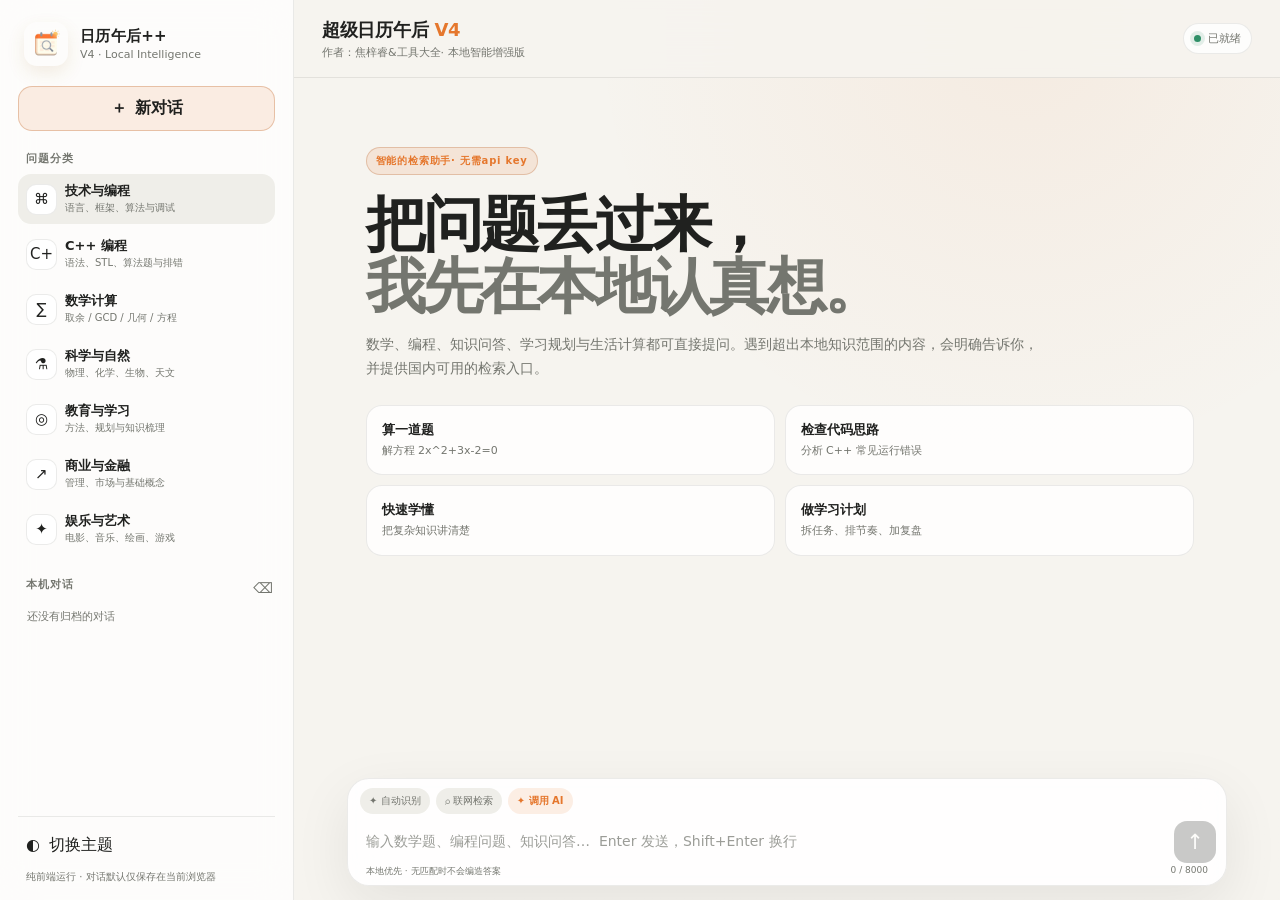
<file: index.html>
<!doctype html>
<html lang="zh-CN">
<head>
  <meta charset="UTF-8" />
  <meta name="viewport" content="width=device-width, initial-scale=1, viewport-fit=cover, interactive-widget=resizes-content" />
  <meta name="theme-color" content="#f6f4ef" />
  <meta name="description" content="超级日历午后 V4：纯前端、本地优先的智能问答助手。" />
  <title>超级日历午后 V4</title>
  <link rel="icon" href="./assets/logo.png" type="image/png" />
  <link rel="manifest" href="./manifest.webmanifest" />
  <link rel="stylesheet" href="./styles.css" />
</head>
<body>
  <div class="stage" id="app">
    <aside class="rail" id="sidebar" aria-label="导航与分类">
      <div class="brand-strip">
        <img class="brand-mark" src="./assets/logo.png" alt="超级日历午后图标" />
        <div>
          <div class="brand-title">日历午后++</div>
          <div class="brand-sub">V4 · Local Intelligence</div>
        </div>
      </div>

      <button class="fresh-chat" id="newChatBtn" type="button">
        <span aria-hidden="true">＋</span>
        <span>新对话</span>
      </button>

      <section class="rail-block">
        <div class="block-title">问题分类</div>
        <nav class="topic-grid" id="categoryList"></nav>
      </section>

      <section class="rail-block archive-block">
        <div class="block-head">
          <div class="block-title">本机对话</div>
          <button class="glyph-btn is-compact" id="clearHistoryBtn" title="清空历史" aria-label="清空历史">⌫</button>
        </div>
        <div class="archive-list" id="historyList"></div>
      </section>

      <div class="rail-foot">
        <button class="pref-row" id="themeBtn" type="button">
          <span>◐</span>
          <span>切换主题</span>
        </button>
        <div class="privacy-hint">纯前端运行 · 对话默认仅保存在当前浏览器</div>
      </div>
    </aside>

    <main class="main-shell">
      <header class="top-rail">
        <div class="top-left">
          <button class="glyph-btn phone-only" id="menuBtn" aria-label="打开分类菜单">☰</button>
          <div>
            <div class="page-heading">超级日历午后 <span class="heading-accent">V4</span></div>
            <div class="author-note">作者：焦梓睿&工具大全· 本地智能增强版</div>
          </div>
        </div>
        <div class="status-chip" title="无需 Key，本地规则与知识引擎已加载">
          <span class="status-led"></span>
          <span id="statusText">已就绪</span>
        </div>
      </header>

      <section class="stream-scroll" id="chatScroll" aria-live="polite">
        <div class="stream-inner" id="chatContent">
          <section class="splash" id="hero">
            <div class="splash-tag">智能的检索助手· 无需api key</div>
            <h1>把问题丢过来，<br /><span>我先在本地认真想。</span></h1>
            <p>数学、编程、知识问答、学习规划与生活计算都可直接提问。遇到超出本地知识范围的内容，会明确告诉你，并提供国内可用的检索入口。</p>
            <div class="starter-grid" id="quickGrid"></div>
          </section>
          <div class="thread" id="messages"></div>
          <div class="thinking-wrap" id="typingWrap" hidden>
            <div class="portrait portrait-ai"><img src="./assets/logo.png" alt="" /></div>
            <div class="thinking-bubble"><i></i><i></i><i></i><span>正在分析问题</span></div>
          </div>
        </div>
      </section>

      <footer class="editor-wrap" id="composerWrap">
        <div class="editor-card">
          <div class="editor-tools">
            <button class="tool-pill" id="modeBtn" type="button" title="自动识别问题类型">✦ 自动识别</button>
            <button class="tool-pill" id="searchBtn" type="button" title="将当前输入用百度检索">⌕ 联网检索</button>
            <button class="tool-pill is-ai" id="aiCallBtn" type="button" title="调用云端 AI（每个 IP 每天 1 次）">✦ 调用 AI</button>
          </div>
          <div class="editor-row">
            <textarea id="promptInput" rows="1" maxlength="8000" placeholder="输入数学题、编程问题、知识问答…  Enter 发送，Shift+Enter 换行"></textarea>
            <button class="submit-btn" id="sendBtn" type="button" aria-label="发送消息" disabled>
              <span>↑</span>
            </button>
          </div>
          <div class="editor-meta">
            <span id="editorHint">本地优先 · 无匹配时不会编造答案</span>
            <span id="charCount">0 / 8000</span>
          </div>
        </div>
      </footer>
    </main>

    <div class="rail-backdrop" id="sidebarBackdrop" hidden></div>
  </div>

  <noscript>此应用需要启用 JavaScript 才能使用。</noscript>
  <script type="module" src="./app.js"></script>
</body>
</html>
</file>
<file: styles.css>
/* ============================================================
   超级日历午后 V4 · 样式表
   设计令牌 / 布局 / 组件 / 响应式
   ============================================================ */

/* ---------- 设计令牌 ---------- */
:root {
  color-scheme: light;
  --canvas: #f6f4ef;
  --panel: rgba(255,255,255,.82);
  --panel-solid: #fff;
  --panel-dim: #efeee9;
  --ink: #20211f;
  --ink-dim: #74766f;
  --hairline: rgba(32,33,31,.09);
  --brand: #e5772d;
  --brand-glow: #f3a05d;
  --brand-tint: rgba(229,119,45,.12);
  --signal-ok: #2f8f67;
  --lift-shadow: 0 18px 55px rgba(31,30,25,.08);
  --corner-xl: 28px;
  --corner-lg: 20px;
  --corner-md: 15px;
  --rail-width: 294px;
  --stage-width: 880px;
  --font-sans: Inter,"PingFang SC","Microsoft YaHei","Noto Sans CJK SC",system-ui,-apple-system,sans-serif;
  font-family: var(--font-sans);
}

:root[data-scheme="dark"] {
  color-scheme: dark;
  --canvas: #171817;
  --panel: rgba(34,35,33,.86);
  --panel-solid: #252624;
  --panel-dim: #2d2e2b;
  --ink: #f1f0eb;
  --ink-dim: #a5a69f;
  --hairline: rgba(255,255,255,.09);
  --brand: #ff9a56;
  --brand-glow: #ffc18e;
  --brand-tint: rgba(255,154,86,.13);
  --signal-ok: #73d5a8;
  --lift-shadow: 0 18px 55px rgba(0,0,0,.22);
}

/* ---------- 基础重置 ---------- */
* {
  box-sizing: border-box;
}

html,
body {
  height: 100%;
}

html {
  background: var(--canvas);
}

body {
  margin: 0;
  min-width: 320px;
  color: var(--ink);
  overflow: hidden;
  background:
    radial-gradient(circle at 80% 4%, rgba(229,119,45,.07), transparent 27rem),
    var(--canvas);
}

button,
textarea {
  font: inherit;
}

button {
  color: inherit;
}

button,
a {
  -webkit-tap-highlight-color: transparent;
}

/* ---------- 整体布局 ---------- */
.stage {
  height: 100dvh;
  display: grid;
  grid-template-columns: var(--rail-width) minmax(0,1fr);
}

/* ---------- 侧栏 ---------- */
.rail {
  position: relative;
  z-index: 30;
  min-height: 0;
  padding-block: 22px 16px;
  padding-inline: 18px;
  display: flex;
  flex-direction: column;
  gap: 20px;
  border-right: 1px solid var(--hairline);
  background: color-mix(in srgb,var(--panel-solid) 75%,transparent);
  backdrop-filter: blur(18px);
}

.rail-backdrop {
  position: fixed;
  inset: 0;
  z-index: 25;
  background: rgba(0,0,0,.32);
  backdrop-filter: blur(2px);
}

.rail-backdrop[hidden] {
  display: none;
}

/* ---------- 品牌区 ---------- */
.brand-strip {
  display: flex;
  align-items: center;
  gap: 12px;
  padding-inline: 6px;
}

.brand-mark {
  width: 44px;
  height: 44px;
  border-radius: 13px;
  box-shadow: 0 7px 18px rgba(162,104,42,.12);
}

.brand-title {
  font-size: 15px;
  font-weight: 800;
  letter-spacing: .02em;
}

.brand-sub {
  margin-top: 2px;
  font-size: 11px;
  color: var(--ink-dim);
}

/* ---------- 新对话按钮 ---------- */
.fresh-chat {
  border: 1px solid color-mix(in srgb,var(--brand) 26%,var(--hairline));
  background: var(--brand-tint);
  border-radius: 14px;
  padding-block: 11px;
  padding-inline: 13px;
  display: flex;
  align-items: center;
  justify-content: center;
  gap: 8px;
  cursor: pointer;
  font-weight: 700;
  transition: transform .16s ease, background .16s ease;
}

.fresh-chat:hover {
  background: color-mix(in srgb,var(--brand-tint) 74%,var(--panel-solid));
}

.fresh-chat:active {
  transform: scale(.985);
}

/* ---------- 侧栏区块 ---------- */
.rail-block {
  min-height: 0;
}

.block-head {
  display: flex;
  align-items: center;
  justify-content: space-between;
}

.block-title {
  padding-inline: 8px;
  padding-bottom: 8px;
  font-size: 11px;
  color: var(--ink-dim);
  font-weight: 700;
  letter-spacing: .08em;
  text-transform: uppercase;
}

/* ---------- 分类列表 ---------- */
.topic-grid {
  display: grid;
  gap: 5px;
}

.topic-btn {
  width: 100%;
  min-height: 50px;
  border: 0;
  border-radius: 13px;
  background: transparent;
  display: grid;
  grid-template-columns: 32px 1fr;
  align-items: center;
  text-align: left;
  gap: 7px;
  padding-block: 6px;
  padding-inline: 8px;
  cursor: pointer;
  transition: background .15s ease, transform .15s ease;
}

.topic-btn:hover {
  background: var(--panel-dim);
}

.topic-btn.is-active {
  background: var(--panel-dim);
}

.topic-btn:active {
  transform: scale(.99);
}

.topic-icon {
  width: 31px;
  height: 31px;
  border-radius: 10px;
  display: grid;
  align-items: center;
  justify-items: center;
  background: var(--panel-solid);
  border: 1px solid var(--hairline);
  font-size: 15px;
}

.topic-name {
  font-size: 13px;
  font-weight: 720;
  line-height: 1.15;
}

.topic-note {
  margin-top: 3px;
  font-size: 10px;
  color: var(--ink-dim);
  line-height: 1.2;
}

/* ---------- 历史归档 ---------- */
.archive-block {
  flex: 1;
  overflow: hidden;
  display: flex;
  flex-direction: column;
}

.archive-list {
  min-height: 0;
  overflow: auto;
  display: grid;
  gap: 4px;
  padding-right: 3px;
}

.archive-entry {
  border: 0;
  border-radius: 11px;
  background: transparent;
  padding-block: 8px;
  padding-inline: 9px;
  text-align: left;
  cursor: pointer;
  white-space: nowrap;
  overflow: hidden;
  text-overflow: ellipsis;
  color: var(--ink-dim);
  font-size: 12px;
}

.archive-entry:hover {
  background: var(--panel-dim);
  color: var(--ink);
}

.archive-empty {
  color: var(--ink-dim);
  font-size: 11px;
  padding-block: 7px;
  padding-inline: 9px;
}

/* ---------- 侧栏底部 ---------- */
.rail-foot {
  border-top: 1px solid var(--hairline);
  padding-top: 10px;
}

.pref-row {
  width: 100%;
  border: 0;
  background: transparent;
  display: flex;
  gap: 9px;
  padding: 8px;
  border-radius: 10px;
  cursor: pointer;
  text-align: left;
}

.pref-row:hover {
  background: var(--panel-dim);
}

.privacy-hint {
  font-size: 10px;
  color: var(--ink-dim);
  line-height: 1.5;
  padding-block: 5px 0;
  padding-inline: 8px;
}

/* ---------- 主区域外壳 ---------- */
.main-shell {
  height: 100dvh;
  min-width: 0;
  min-height: 0;
  display: grid;
  grid-template-rows: auto minmax(0,1fr) auto;
}

/* ---------- 顶栏 ---------- */
.top-rail {
  z-index: 15;
  min-height: 78px;
  display: flex;
  align-items: center;
  justify-content: space-between;
  gap: 18px;
  padding-block: 14px;
  padding-inline: 28px;
  border-bottom: 1px solid var(--hairline);
  background: color-mix(in srgb,var(--canvas) 86%,transparent);
  backdrop-filter: blur(18px);
}

.top-left {
  display: flex;
  align-items: center;
  gap: 12px;
  min-width: 0;
}

.page-heading {
  font-size: 18px;
  font-weight: 820;
  letter-spacing: -.015em;
}

.heading-accent {
  color: var(--brand);
}

.author-note {
  margin-top: 3px;
  color: var(--ink-dim);
  font-size: 11px;
}

.status-chip {
  flex: 0 0 auto;
  display: flex;
  align-items: center;
  gap: 7px;
  border: 1px solid var(--hairline);
  background: var(--panel);
  padding-block: 7px;
  padding-inline: 10px;
  border-radius: 999px;
  color: var(--ink-dim);
  font-size: 11px;
}

.status-led {
  width: 7px;
  height: 7px;
  border-radius: 50%;
  background: var(--signal-ok);
  box-shadow: 0 0 0 4px color-mix(in srgb,var(--signal-ok) 13%,transparent);
}

/* ---------- 图标按钮 ---------- */
.glyph-btn {
  border: 1px solid var(--hairline);
  background: var(--panel);
  width: 38px;
  height: 38px;
  border-radius: 12px;
  cursor: pointer;
  display: grid;
  align-items: center;
  justify-items: center;
}

.glyph-btn:hover {
  background: var(--panel-dim);
}

.glyph-btn.is-compact {
  width: 28px;
  height: 28px;
  border: 0;
  background: transparent;
  font-size: 14px;
  color: var(--ink-dim);
}

.phone-only {
  display: none;
}

/* ---------- 聊天滚动区 ---------- */
.stream-scroll {
  min-height: 0;
  overflow-y: auto;
  overscroll-behavior-y: contain;
  scroll-behavior: smooth;
  scrollbar-gutter: stable;
  -webkit-overflow-scrolling: touch;
}

.stream-inner {
  width: min(100%,var(--stage-width));
  margin-inline: auto;
  padding-block: 42px 28px;
  padding-inline: 26px;
}

/* ---------- 欢迎区 ---------- */
.splash {
  padding-block: 3vh 34px;
}

.splash-tag {
  display: inline-flex;
  border: 1px solid color-mix(in srgb,var(--brand) 22%,var(--hairline));
  background: var(--brand-tint);
  color: var(--brand);
  border-radius: 999px;
  padding-block: 6px;
  padding-inline: 9px;
  font-size: 10px;
  font-weight: 800;
  letter-spacing: .08em;
}

.splash h1 {
  margin-block: 18px 12px;
  font-size: clamp(34px,5.4vw,60px);
  line-height: 1.04;
  letter-spacing: -.045em;
  max-width: 780px;
}

.splash h1 span {
  color: var(--ink-dim);
  font-weight: 640;
}

.splash p {
  max-width: 680px;
  color: var(--ink-dim);
  line-height: 1.75;
  font-size: 14px;
}

/* ---------- 快捷入口 ---------- */
.starter-grid {
  margin-top: 24px;
  display: grid;
  grid-template-columns: repeat(2,minmax(0,1fr));
  gap: 10px;
}

.starter-card {
  border: 1px solid var(--hairline);
  background: var(--panel);
  border-radius: 16px;
  padding: 15px;
  text-align: left;
  cursor: pointer;
  transition: transform .16s ease, border-color .16s ease, background .16s ease;
}

.starter-card:hover {
  transform: translateY(-1px);
  border-color: color-mix(in srgb,var(--brand) 25%,var(--hairline));
  background: var(--panel-solid);
}

.starter-title {
  font-size: 13px;
  font-weight: 760;
}

.starter-text {
  margin-top: 4px;
  color: var(--ink-dim);
  font-size: 11px;
  line-height: 1.5;
}

/* ---------- 消息流 ---------- */
.thread {
  display: grid;
  gap: 24px;
}

.msg-row {
  display: grid;
  grid-template-columns: 36px minmax(0,1fr);
  gap: 12px;
  align-items: flex-start;
}

.msg-row.is-user {
  grid-template-columns: minmax(0,1fr) 36px;
}

.msg-row.is-user .portrait {
  grid-column: 2;
}

.msg-row.is-user .msg-card {
  grid-column: 1;
  grid-row: 1;
  justify-self: end;
  background: var(--panel-solid);
  border-color: color-mix(in srgb,var(--brand) 12%,var(--hairline));
  max-width: min(82%,720px);
}

/* ---------- 头像 ---------- */
.portrait {
  width: 36px;
  height: 36px;
  border-radius: 12px;
  display: grid;
  align-items: center;
  justify-items: center;
  overflow: hidden;
  background: var(--panel-solid);
  border: 1px solid var(--hairline);
  font-size: 14px;
  font-weight: 800;
}

.portrait-ai img {
  width: 100%;
  height: 100%;
  object-fit: cover;
}

.portrait-user {
  background: var(--ink);
  color: var(--canvas);
}

/* ---------- 消息卡片 ---------- */
.msg-card {
  max-width: min(92%,760px);
  border: 1px solid var(--hairline);
  background: var(--panel);
  border-radius: 18px;
  padding-block: 15px;
  padding-inline: 16px;
  box-shadow: 0 4px 22px rgba(33,31,28,.025);
}

.msg-meta {
  display: flex;
  flex-wrap: wrap;
  align-items: center;
  gap: 7px;
  margin-bottom: 8px;
  color: var(--ink-dim);
  font-size: 10px;
}

.intent-chip {
  border-radius: 999px;
  padding-block: 3px;
  padding-inline: 7px;
  background: var(--brand-tint);
  color: var(--brand);
  font-weight: 700;
}

.msg-body {
  font-size: 14px;
  line-height: 1.75;
  word-break: break-word;
}

.msg-body p {
  margin-block: 0 10px;
}

.msg-body p:last-child {
  margin-bottom: 0;
}

.msg-body ul,
.msg-body ol {
  margin-block: 6px 10px;
  padding-left: 1.35em;
}

.msg-body li {
  margin-block: 4px;
}

.msg-body h3 {
  margin-block: 15px 7px;
  font-size: 14px;
}

.msg-body code {
  font-family: "SFMono-Regular",Consolas,monospace;
  font-size: .92em;
  background: var(--panel-dim);
  border-radius: 6px;
  padding-block: 2px;
  padding-inline: 5px;
}

/* ---------- 代码块 ---------- */
.snippet-block {
  position: relative;
  margin-block: 10px;
  border: 1px solid var(--hairline);
  background: color-mix(in srgb,var(--panel-dim) 82%,transparent);
  border-radius: 13px;
  overflow: hidden;
}

.snippet-head {
  display: flex;
  justify-content: space-between;
  align-items: center;
  padding-block: 7px;
  padding-inline: 10px;
  border-bottom: 1px solid var(--hairline);
  color: var(--ink-dim);
  font-size: 10px;
}

.snippet-copy {
  border: 0;
  background: transparent;
  color: var(--ink-dim);
  cursor: pointer;
}

.snippet-block pre {
  margin: 0;
  padding: 13px;
  overflow: auto;
  font: 12px/1.65 "SFMono-Regular",Consolas,monospace;
  white-space: pre;
}

/* ---------- 回复操作 ---------- */
.reply-actions {
  margin-top: 11px;
  display: flex;
  flex-wrap: wrap;
  gap: 7px;
}

.reply-link {
  display: inline-flex;
  align-items: center;
  gap: 4px;
  border: 1px solid var(--hairline);
  background: var(--panel-solid);
  border-radius: 999px;
  padding-block: 6px;
  padding-inline: 9px;
  color: var(--ink);
  text-decoration: none;
  font-size: 11px;
}

.reply-link:hover {
  border-color: color-mix(in srgb,var(--brand) 30%,var(--hairline));
}

/* ---------- 思考中指示器 ---------- */
.thinking-wrap {
  margin-top: 22px;
  display: grid;
  grid-template-columns: 36px 1fr;
  gap: 12px;
  align-items: center;
}

.thinking-wrap[hidden] {
  display: none;
}

.thinking-bubble {
  display: flex;
  align-items: center;
  gap: 5px;
  width: max-content;
  max-width: 100%;
  border: 1px solid var(--hairline);
  background: var(--panel);
  border-radius: 16px;
  padding-block: 11px;
  padding-inline: 14px;
  color: var(--ink-dim);
  font-size: 11px;
}

.thinking-bubble i {
  width: 5px;
  height: 5px;
  border-radius: 50%;
  background: var(--brand);
  animation: pulse-dot 1s infinite ease-in-out;
}

.thinking-bubble i:nth-child(2) {
  animation-delay: .12s;
}

.thinking-bubble i:nth-child(3) {
  animation-delay: .24s;
}

.thinking-bubble span {
  margin-left: 4px;
}

@keyframes pulse-dot {
  0%, 60%, 100% {
    transform: translateY(0);
    opacity: .45;
  }
  30% {
    transform: translateY(-4px);
    opacity: 1;
  }
}

/* ---------- 输入编辑器 ---------- */
.editor-wrap {
  position: relative;
  z-index: 18;
  padding-block: 10px max(14px,env(safe-area-inset-bottom));
  padding-inline: 26px;
  background: linear-gradient(to top, var(--canvas) 70%, color-mix(in srgb,var(--canvas) 0%,transparent));
}

.editor-card {
  width: min(100%,var(--stage-width));
  margin-inline: auto;
  border: 1px solid var(--hairline);
  background: color-mix(in srgb,var(--panel-solid) 91%,transparent);
  backdrop-filter: blur(18px);
  border-radius: 22px;
  box-shadow: var(--lift-shadow);
  padding-block: 9px 7px;
  padding-inline: 10px;
}

.editor-tools {
  display: flex;
  align-items: center;
  gap: 6px;
  padding-block: 0 7px;
  padding-inline: 2px;
  overflow-x: auto;
  scrollbar-width: none;
}

.editor-tools::-webkit-scrollbar {
  display: none;
}

.tool-pill {
  flex: 0 0 auto;
  border: 0;
  background: var(--panel-dim);
  border-radius: 999px;
  padding-block: 6px;
  padding-inline: 9px;
  color: var(--ink-dim);
  cursor: pointer;
  font-size: 10px;
}

.tool-pill:hover {
  color: var(--ink);
}

.tool-pill.is-ai {
  background: var(--brand-tint);
  color: var(--brand);
  font-weight: 600;
}

.tool-pill.is-ai:hover {
  color: var(--brand);
  filter: brightness(1.05);
}

.editor-row {
  display: grid;
  grid-template-columns: minmax(0,1fr) 42px;
  gap: 8px;
  align-items: end;
}

textarea {
  width: 100%;
  min-height: 42px;
  max-height: 180px;
  resize: none;
  overflow-y: auto;
  border: 0;
  outline: 0;
  background: transparent;
  color: var(--ink);
  padding-block: 10px;
  padding-inline: 8px;
  line-height: 1.55;
  font-size: 14px;
}

textarea::placeholder {
  color: color-mix(in srgb,var(--ink-dim) 72%,transparent);
}

.submit-btn {
  width: 42px;
  height: 42px;
  border: 0;
  border-radius: 13px;
  background: var(--ink);
  color: var(--canvas);
  cursor: pointer;
  font-size: 21px;
  transition: transform .13s ease, opacity .13s ease;
}

.submit-btn:disabled {
  opacity: .24;
  cursor: default;
}

.submit-btn:not(:disabled):active {
  transform: scale(.95);
}

.editor-meta {
  display: flex;
  justify-content: space-between;
  gap: 12px;
  padding-block: 2px 0;
  padding-inline: 8px;
  color: var(--ink-dim);
  font-size: 9px;
}

/* ---------- 响应式：平板 ---------- */
@media (max-width: 980px) {
  :root {
    --rail-width: 250px;
  }

  .topic-note {
    display: none;
  }

  .topic-btn {
    min-height: 43px;
  }

  .archive-block {
    display: none;
  }
}

/* ---------- 响应式：手机 ---------- */
@media (max-width: 900px) {
  body {
    overflow: hidden;
  }

  .stage {
    display: block;
    height: 100dvh;
  }

  .rail {
    position: fixed;
    inset: 0 auto 0 0;
    width: min(82vw,310px);
    transform: translateX(-105%);
    transition: transform .2s ease;
    box-shadow: 20px 0 60px rgba(0,0,0,.14);
  }

  .rail.is-open {
    transform: translateX(0);
  }

  .main-shell {
    height: 100dvh;
  }

  .phone-only {
    display: grid;
  }

  .top-rail {
    min-height: 66px;
    padding-block: 10px;
    padding-inline: 14px;
  }

  .page-heading {
    font-size: 15px;
  }

  .author-note {
    font-size: 9px;
  }

  .status-chip {
    padding-block: 6px;
    padding-inline: 8px;
    font-size: 10px;
  }

  .stream-inner {
    padding-block: 24px 18px;
    padding-inline: 14px;
  }

  .splash {
    padding-block: 1vh 24px;
    padding-inline: 1px;
  }

  .splash h1 {
    font-size: clamp(30px,10.6vw,44px);
    margin-top: 15px;
  }

  .splash p {
    font-size: 12px;
    line-height: 1.7;
  }

  .starter-grid {
    grid-template-columns: 1fr;
    gap: 8px;
  }

  .starter-card:nth-child(n+4) {
    display: none;
  }

  .msg-row {
    grid-template-columns: 31px minmax(0,1fr);
    gap: 9px;
  }

  .msg-row.is-user {
    grid-template-columns: minmax(0,1fr) 31px;
  }

  .portrait {
    width: 31px;
    height: 31px;
    border-radius: 10px;
  }

  .msg-card {
    max-width: calc(100vw - 72px);
    padding-block: 12px;
    padding-inline: 13px;
    border-radius: 15px;
  }

  .msg-row.is-user .msg-card {
    max-width: calc(100vw - 78px);
  }

  .msg-body {
    font-size: 13px;
    line-height: 1.72;
  }

  .editor-wrap {
    padding-block: 8px max(9px,env(safe-area-inset-bottom));
    padding-inline: 10px;
    background: var(--canvas);
    border-top: 1px solid var(--hairline);
  }

  .editor-card {
    border-radius: 17px;
    box-shadow: 0 8px 30px rgba(28,26,23,.07);
    padding-block: 7px 5px;
    padding-inline: 8px;
  }

  .editor-tools {
    padding-bottom: 4px;
  }

  textarea {
    font-size: 16px;
    min-height: 40px;
    max-height: 128px;
    padding-block: 8px;
    padding-inline: 5px;
  }

  .editor-row {
    grid-template-columns: minmax(0,1fr) 40px;
  }

  .submit-btn {
    width: 40px;
    height: 40px;
  }

  .editor-meta {
    padding-block: 1px 0;
    padding-inline: 5px;
  }

  #editorHint {
    max-width: 75%;
    white-space: nowrap;
    overflow: hidden;
    text-overflow: ellipsis;
  }
}

/* ---------- 响应式：小屏 ---------- */
@media (max-width: 420px) {
  .status-chip span:last-child {
    display: none;
  }

  .status-chip {
    width: 28px;
    height: 28px;
    padding: 0;
    justify-content: center;
  }

  .splash-tag {
    font-size: 9px;
  }

  .starter-card {
    padding: 12px;
  }
}

/* ---------- 无障碍：减少动态 ---------- */
@media (prefers-reduced-motion: reduce) {
  *,
  *::before,
  *::after {
    scroll-behavior: auto !important;
    animation-duration: .01ms !important;
    animation-iteration-count: 1 !important;
    transition-duration: .01ms !important;
  }
}
</file>
